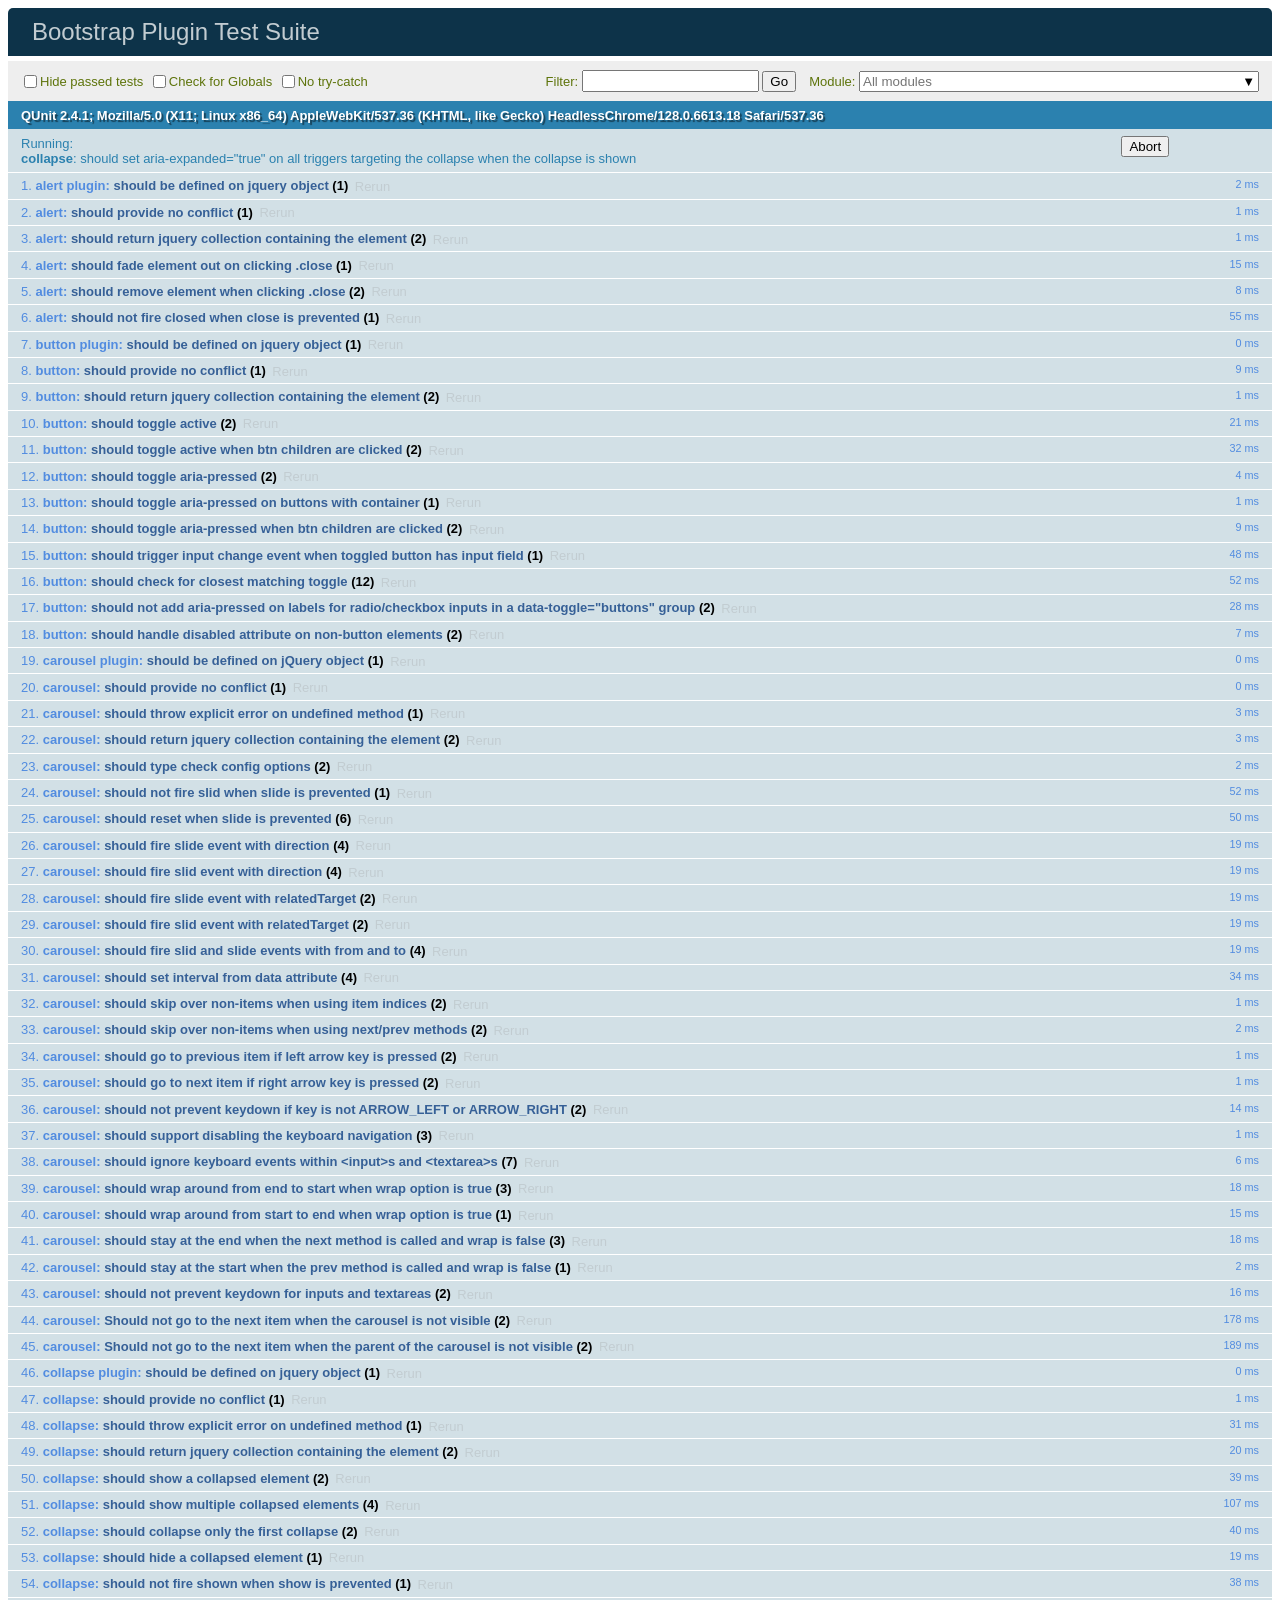
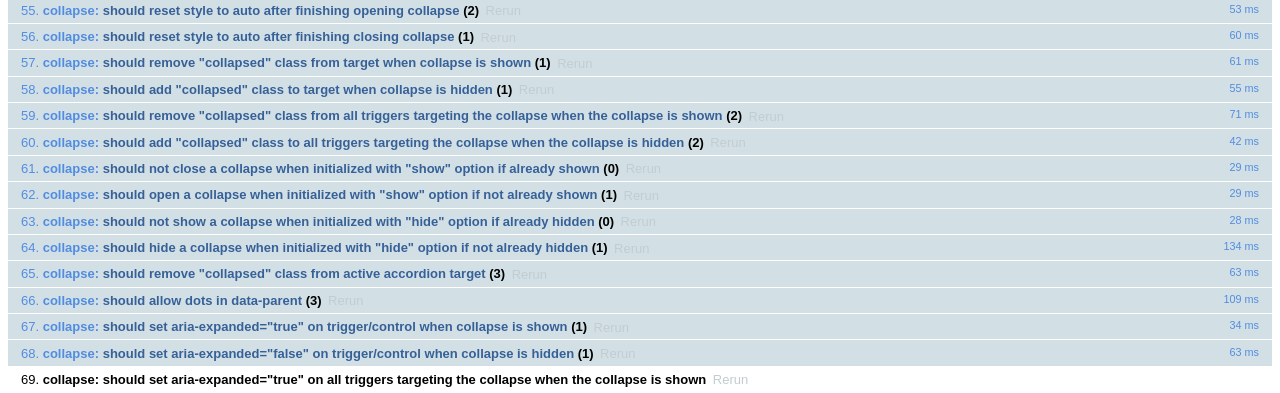
<file: bower_components/bootstrap/js/tests/index.html>
<!doctype html>
<html lang="en">
  <head>
    <meta charset="utf-8">
    <meta name="viewport" content="width=device-width, initial-scale=1, shrink-to-fit=no">
    <title>Bootstrap Plugin Test Suite</title>

    <!-- jQuery -->
    <script>
      (function () {
        var path = '../../assets/js/vendor/jquery-slim.min.js'
        // get jquery param from the query string.
        var jQueryVersion = location.search.match(/[?&]jquery=(.*?)(?=&|$)/)

        // If a version was specified, use that version from our vendor folder
        if (jQueryVersion) {
          path = 'vendor/jquery-' + jQueryVersion[1] + '.min.js'
        }
        document.write('<script src="' + path + '"><\/script>')
      }())
    </script>
    <script src="../../assets/js/vendor/popper.min.js"></script>

    <!-- QUnit -->
    <link rel="stylesheet" href="vendor/qunit.css" media="screen">
    <script src="vendor/qunit.js"></script>

    <script>
      // Disable jQuery event aliases to ensure we don't accidentally use any of them
      [
        'blur',
        'focus',
        'focusin',
        'focusout',
        'resize',
        'scroll',
        'click',
        'dblclick',
        'mousedown',
        'mouseup',
        'mousemove',
        'mouseover',
        'mouseout',
        'mouseenter',
        'mouseleave',
        'change',
        'select',
        'submit',
        'keydown',
        'keypress',
        'keyup',
        'contextmenu'
      ].forEach(function(eventAlias) {
        $.fn[eventAlias] = function() {
          throw new Error('Using the ".' + eventAlias + '()" method is not allowed, so that Bootstrap can be compatible with custom jQuery builds which exclude the "event aliases" module that defines said method. See https://github.com/twbs/bootstrap/blob/master/CONTRIBUTING.md#js')
        }
      })

      // Require assert.expect in each test
      QUnit.config.requireExpects = true

      // See https://github.com/axemclion/grunt-saucelabs#test-result-details-with-qunit
      var log = []
      var testName

      QUnit.done(function(testResults) {
        var tests = []
        for (var i = 0; i < log.length; i++) {
          var details = log[i]
          tests.push({
            name: details.name,
            result: details.result,
            expected: details.expected,
            actual: details.actual,
            source: details.source
          })
        }
        testResults.tests = tests

        window.global_test_results = testResults
      })

      QUnit.testStart(function(testDetails) {
        QUnit.log(function(details) {
          if (!details.result) {
            details.name = testDetails.name
            log.push(details)
          }
        })
      })

      // Display fixture on-screen on iOS to avoid false positives
      // See https://github.com/twbs/bootstrap/pull/15955
      if (/iPhone|iPad|iPod/.test(navigator.userAgent)) {
        QUnit.begin(function() {
          $('#qunit-fixture').css({ top: 0, left: 0 })
        })

        QUnit.done(function() {
          $('#qunit-fixture').css({ top: '', left: '' })
        })
      }
    </script>

    <!-- Transpiled Plugins -->
    <script src="../dist/util.js"></script>
    <script src="../dist/alert.js"></script>
    <script src="../dist/button.js"></script>
    <script src="../dist/carousel.js"></script>
    <script src="../dist/collapse.js"></script>
    <script src="../dist/dropdown.js"></script>
    <script src="../dist/modal.js"></script>
    <script src="../dist/scrollspy.js"></script>
    <script src="../dist/tab.js"></script>
    <script src="../dist/tooltip.js"></script>
    <script src="../dist/popover.js"></script>

    <!-- Unit Tests -->
    <script src="unit/alert.js"></script>
    <script src="unit/button.js"></script>
    <script src="unit/carousel.js"></script>
    <script src="unit/collapse.js"></script>
    <script src="unit/dropdown.js"></script>
    <script src="unit/modal.js"></script>
    <script src="unit/scrollspy.js"></script>
    <script src="unit/tab.js"></script>
    <script src="unit/tooltip.js"></script>
    <script src="unit/popover.js"></script>
    <script src="unit/util.js"></script>
  </head>
  <body>
    <div id="qunit-container">
      <div id="qunit"></div>
      <div id="qunit-fixture"></div>
    </div>
  </body>
</html>
</file>
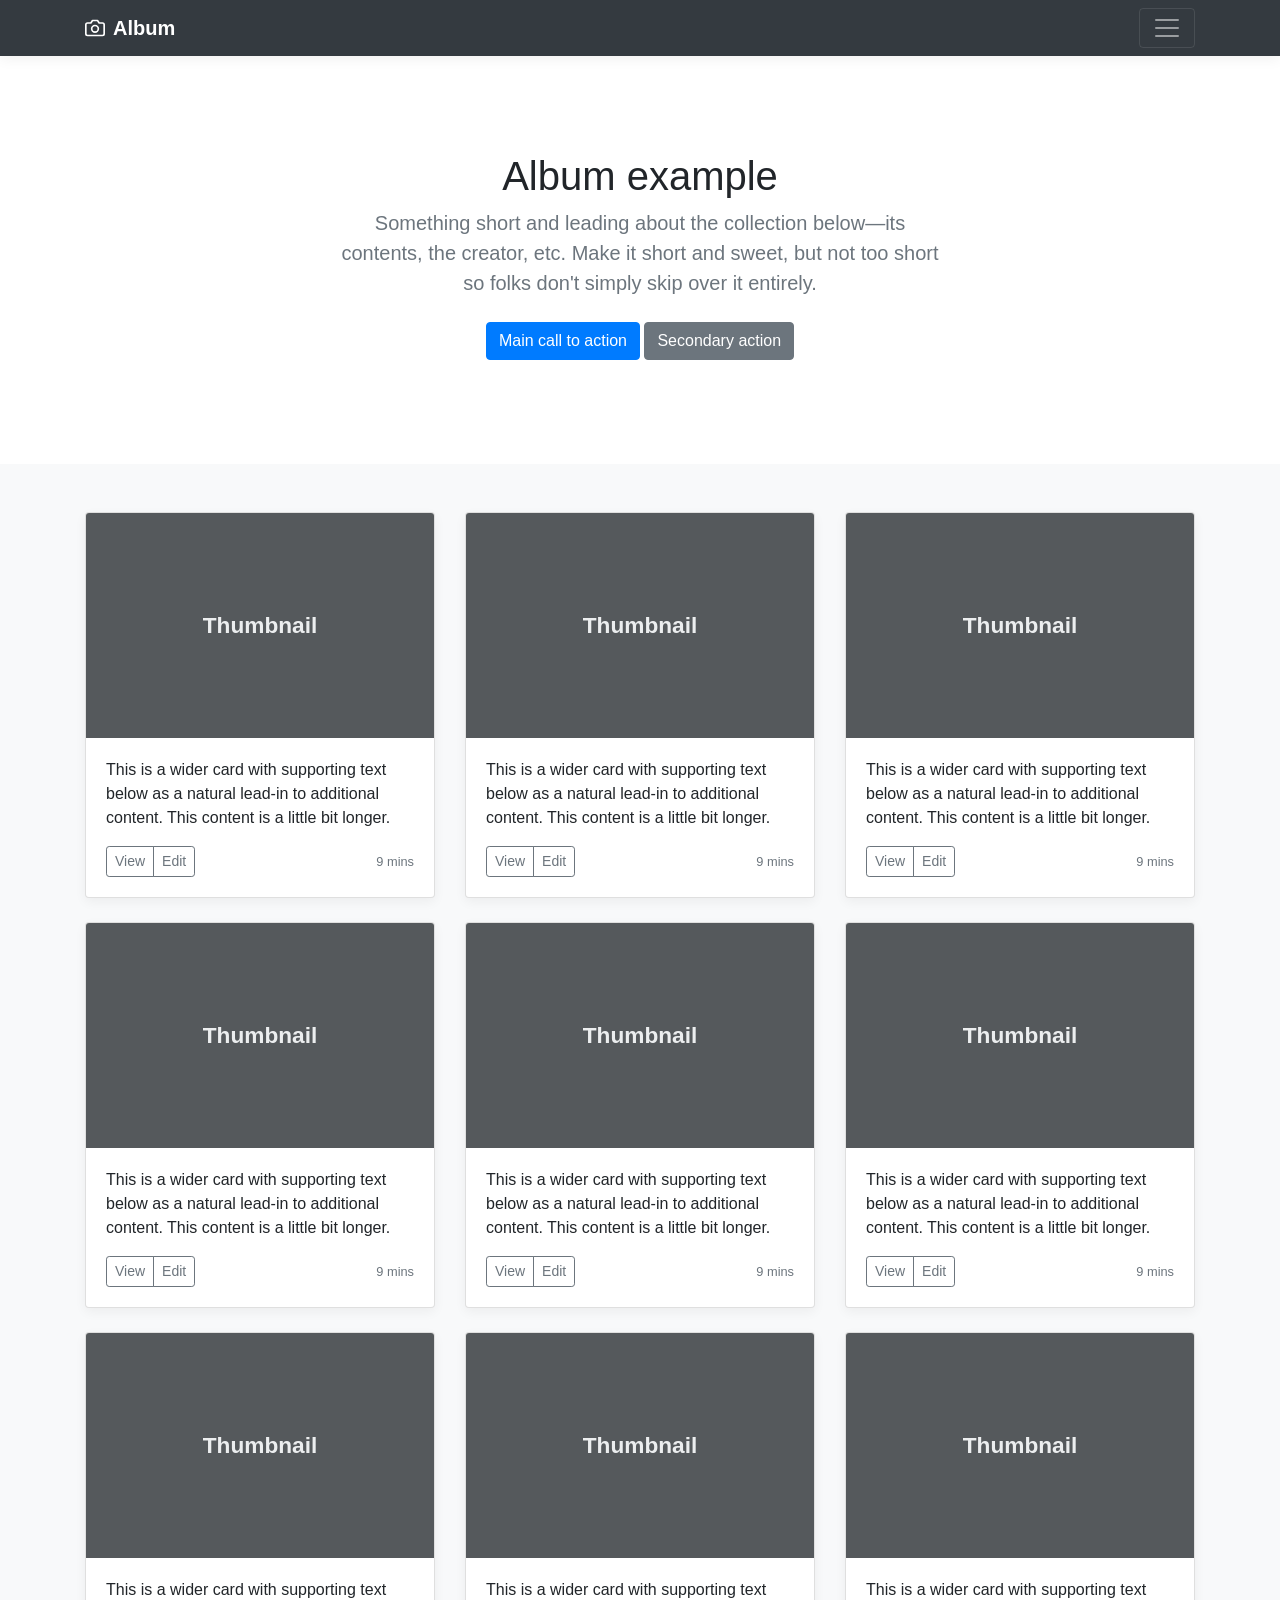
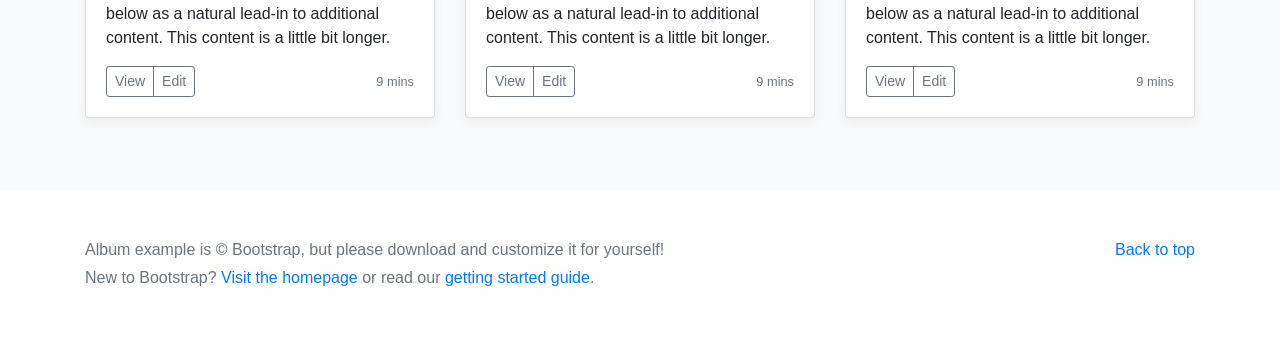
<file: bower_components/bootstrap/docs/4.0/examples/album/index.html>
<!doctype html>
<html lang="en">
  <head>
    <meta charset="utf-8">
    <meta name="viewport" content="width=device-width, initial-scale=1, shrink-to-fit=no">
    <meta name="description" content="">
    <meta name="author" content="">
    <link rel="icon" href="../../../../favicon.ico">

    <title>Album example for Bootstrap</title>

    <!-- Bootstrap core CSS -->
    <link href="../../../../dist/css/bootstrap.min.css" rel="stylesheet">

    <!-- Custom styles for this template -->
    <link href="album.css" rel="stylesheet">
  </head>

  <body>

    <header>
      <div class="collapse bg-dark" id="navbarHeader">
        <div class="container">
          <div class="row">
            <div class="col-sm-8 col-md-7 py-4">
              <h4 class="text-white">About</h4>
              <p class="text-muted">Add some information about the album below, the author, or any other background context. Make it a few sentences long so folks can pick up some informative tidbits. Then, link them off to some social networking sites or contact information.</p>
            </div>
            <div class="col-sm-4 offset-md-1 py-4">
              <h4 class="text-white">Contact</h4>
              <ul class="list-unstyled">
                <li><a href="#" class="text-white">Follow on Twitter</a></li>
                <li><a href="#" class="text-white">Like on Facebook</a></li>
                <li><a href="#" class="text-white">Email me</a></li>
              </ul>
            </div>
          </div>
        </div>
      </div>
      <div class="navbar navbar-dark bg-dark box-shadow">
        <div class="container d-flex justify-content-between">
          <a href="#" class="navbar-brand d-flex align-items-center">
            <svg xmlns="http://www.w3.org/2000/svg" width="20" height="20" viewBox="0 0 24 24" fill="none" stroke="currentColor" stroke-width="2" stroke-linecap="round" stroke-linejoin="round" class="mr-2"><path d="M23 19a2 2 0 0 1-2 2H3a2 2 0 0 1-2-2V8a2 2 0 0 1 2-2h4l2-3h6l2 3h4a2 2 0 0 1 2 2z"></path><circle cx="12" cy="13" r="4"></circle></svg>
            <strong>Album</strong>
          </a>
          <button class="navbar-toggler" type="button" data-toggle="collapse" data-target="#navbarHeader" aria-controls="navbarHeader" aria-expanded="false" aria-label="Toggle navigation">
            <span class="navbar-toggler-icon"></span>
          </button>
        </div>
      </div>
    </header>

    <main role="main">

      <section class="jumbotron text-center">
        <div class="container">
          <h1 class="jumbotron-heading">Album example</h1>
          <p class="lead text-muted">Something short and leading about the collection below—its contents, the creator, etc. Make it short and sweet, but not too short so folks don't simply skip over it entirely.</p>
          <p>
            <a href="#" class="btn btn-primary my-2">Main call to action</a>
            <a href="#" class="btn btn-secondary my-2">Secondary action</a>
          </p>
        </div>
      </section>

      <div class="album py-5 bg-light">
        <div class="container">

          <div class="row">
            <div class="col-md-4">
              <div class="card mb-4 box-shadow">
                <img class="card-img-top" data-src="holder.js/100px225?theme=thumb&bg=55595c&fg=eceeef&text=Thumbnail" alt="Card image cap">
                <div class="card-body">
                  <p class="card-text">This is a wider card with supporting text below as a natural lead-in to additional content. This content is a little bit longer.</p>
                  <div class="d-flex justify-content-between align-items-center">
                    <div class="btn-group">
                      <button type="button" class="btn btn-sm btn-outline-secondary">View</button>
                      <button type="button" class="btn btn-sm btn-outline-secondary">Edit</button>
                    </div>
                    <small class="text-muted">9 mins</small>
                  </div>
                </div>
              </div>
            </div>
            <div class="col-md-4">
              <div class="card mb-4 box-shadow">
                <img class="card-img-top" data-src="holder.js/100px225?theme=thumb&bg=55595c&fg=eceeef&text=Thumbnail" alt="Card image cap">
                <div class="card-body">
                  <p class="card-text">This is a wider card with supporting text below as a natural lead-in to additional content. This content is a little bit longer.</p>
                  <div class="d-flex justify-content-between align-items-center">
                    <div class="btn-group">
                      <button type="button" class="btn btn-sm btn-outline-secondary">View</button>
                      <button type="button" class="btn btn-sm btn-outline-secondary">Edit</button>
                    </div>
                    <small class="text-muted">9 mins</small>
                  </div>
                </div>
              </div>
            </div>
            <div class="col-md-4">
              <div class="card mb-4 box-shadow">
                <img class="card-img-top" data-src="holder.js/100px225?theme=thumb&bg=55595c&fg=eceeef&text=Thumbnail" alt="Card image cap">
                <div class="card-body">
                  <p class="card-text">This is a wider card with supporting text below as a natural lead-in to additional content. This content is a little bit longer.</p>
                  <div class="d-flex justify-content-between align-items-center">
                    <div class="btn-group">
                      <button type="button" class="btn btn-sm btn-outline-secondary">View</button>
                      <button type="button" class="btn btn-sm btn-outline-secondary">Edit</button>
                    </div>
                    <small class="text-muted">9 mins</small>
                  </div>
                </div>
              </div>
            </div>

            <div class="col-md-4">
              <div class="card mb-4 box-shadow">
                <img class="card-img-top" data-src="holder.js/100px225?theme=thumb&bg=55595c&fg=eceeef&text=Thumbnail" alt="Card image cap">
                <div class="card-body">
                  <p class="card-text">This is a wider card with supporting text below as a natural lead-in to additional content. This content is a little bit longer.</p>
                  <div class="d-flex justify-content-between align-items-center">
                    <div class="btn-group">
                      <button type="button" class="btn btn-sm btn-outline-secondary">View</button>
                      <button type="button" class="btn btn-sm btn-outline-secondary">Edit</button>
                    </div>
                    <small class="text-muted">9 mins</small>
                  </div>
                </div>
              </div>
            </div>
            <div class="col-md-4">
              <div class="card mb-4 box-shadow">
                <img class="card-img-top" data-src="holder.js/100px225?theme=thumb&bg=55595c&fg=eceeef&text=Thumbnail" alt="Card image cap">
                <div class="card-body">
                  <p class="card-text">This is a wider card with supporting text below as a natural lead-in to additional content. This content is a little bit longer.</p>
                  <div class="d-flex justify-content-between align-items-center">
                    <div class="btn-group">
                      <button type="button" class="btn btn-sm btn-outline-secondary">View</button>
                      <button type="button" class="btn btn-sm btn-outline-secondary">Edit</button>
                    </div>
                    <small class="text-muted">9 mins</small>
                  </div>
                </div>
              </div>
            </div>
            <div class="col-md-4">
              <div class="card mb-4 box-shadow">
                <img class="card-img-top" data-src="holder.js/100px225?theme=thumb&bg=55595c&fg=eceeef&text=Thumbnail" alt="Card image cap">
                <div class="card-body">
                  <p class="card-text">This is a wider card with supporting text below as a natural lead-in to additional content. This content is a little bit longer.</p>
                  <div class="d-flex justify-content-between align-items-center">
                    <div class="btn-group">
                      <button type="button" class="btn btn-sm btn-outline-secondary">View</button>
                      <button type="button" class="btn btn-sm btn-outline-secondary">Edit</button>
                    </div>
                    <small class="text-muted">9 mins</small>
                  </div>
                </div>
              </div>
            </div>

            <div class="col-md-4">
              <div class="card mb-4 box-shadow">
                <img class="card-img-top" data-src="holder.js/100px225?theme=thumb&bg=55595c&fg=eceeef&text=Thumbnail" alt="Card image cap">
                <div class="card-body">
                  <p class="card-text">This is a wider card with supporting text below as a natural lead-in to additional content. This content is a little bit longer.</p>
                  <div class="d-flex justify-content-between align-items-center">
                    <div class="btn-group">
                      <button type="button" class="btn btn-sm btn-outline-secondary">View</button>
                      <button type="button" class="btn btn-sm btn-outline-secondary">Edit</button>
                    </div>
                    <small class="text-muted">9 mins</small>
                  </div>
                </div>
              </div>
            </div>
            <div class="col-md-4">
              <div class="card mb-4 box-shadow">
                <img class="card-img-top" data-src="holder.js/100px225?theme=thumb&bg=55595c&fg=eceeef&text=Thumbnail" alt="Card image cap">
                <div class="card-body">
                  <p class="card-text">This is a wider card with supporting text below as a natural lead-in to additional content. This content is a little bit longer.</p>
                  <div class="d-flex justify-content-between align-items-center">
                    <div class="btn-group">
                      <button type="button" class="btn btn-sm btn-outline-secondary">View</button>
                      <button type="button" class="btn btn-sm btn-outline-secondary">Edit</button>
                    </div>
                    <small class="text-muted">9 mins</small>
                  </div>
                </div>
              </div>
            </div>
            <div class="col-md-4">
              <div class="card mb-4 box-shadow">
                <img class="card-img-top" data-src="holder.js/100px225?theme=thumb&bg=55595c&fg=eceeef&text=Thumbnail" alt="Card image cap">
                <div class="card-body">
                  <p class="card-text">This is a wider card with supporting text below as a natural lead-in to additional content. This content is a little bit longer.</p>
                  <div class="d-flex justify-content-between align-items-center">
                    <div class="btn-group">
                      <button type="button" class="btn btn-sm btn-outline-secondary">View</button>
                      <button type="button" class="btn btn-sm btn-outline-secondary">Edit</button>
                    </div>
                    <small class="text-muted">9 mins</small>
                  </div>
                </div>
              </div>
            </div>
          </div>
        </div>
      </div>

    </main>

    <footer class="text-muted">
      <div class="container">
        <p class="float-right">
          <a href="#">Back to top</a>
        </p>
        <p>Album example is &copy; Bootstrap, but please download and customize it for yourself!</p>
        <p>New to Bootstrap? <a href="../../">Visit the homepage</a> or read our <a href="../../getting-started/">getting started guide</a>.</p>
      </div>
    </footer>

    <!-- Bootstrap core JavaScript
    ================================================== -->
    <!-- Placed at the end of the document so the pages load faster -->
    <script src="https://code.jquery.com/jquery-3.2.1.slim.min.js" integrity="sha384-KJ3o2DKtIkvYIK3UENzmM7KCkRr/rE9/Qpg6aAZGJwFDMVNA/GpGFF93hXpG5KkN" crossorigin="anonymous"></script>
    <script>window.jQuery || document.write('<script src="../../../../assets/js/vendor/jquery-slim.min.js"><\/script>')</script>
    <script src="../../../../assets/js/vendor/popper.min.js"></script>
    <script src="../../../../dist/js/bootstrap.min.js"></script>
    <script src="../../../../assets/js/vendor/holder.min.js"></script>
  </body>
</html>
</file>
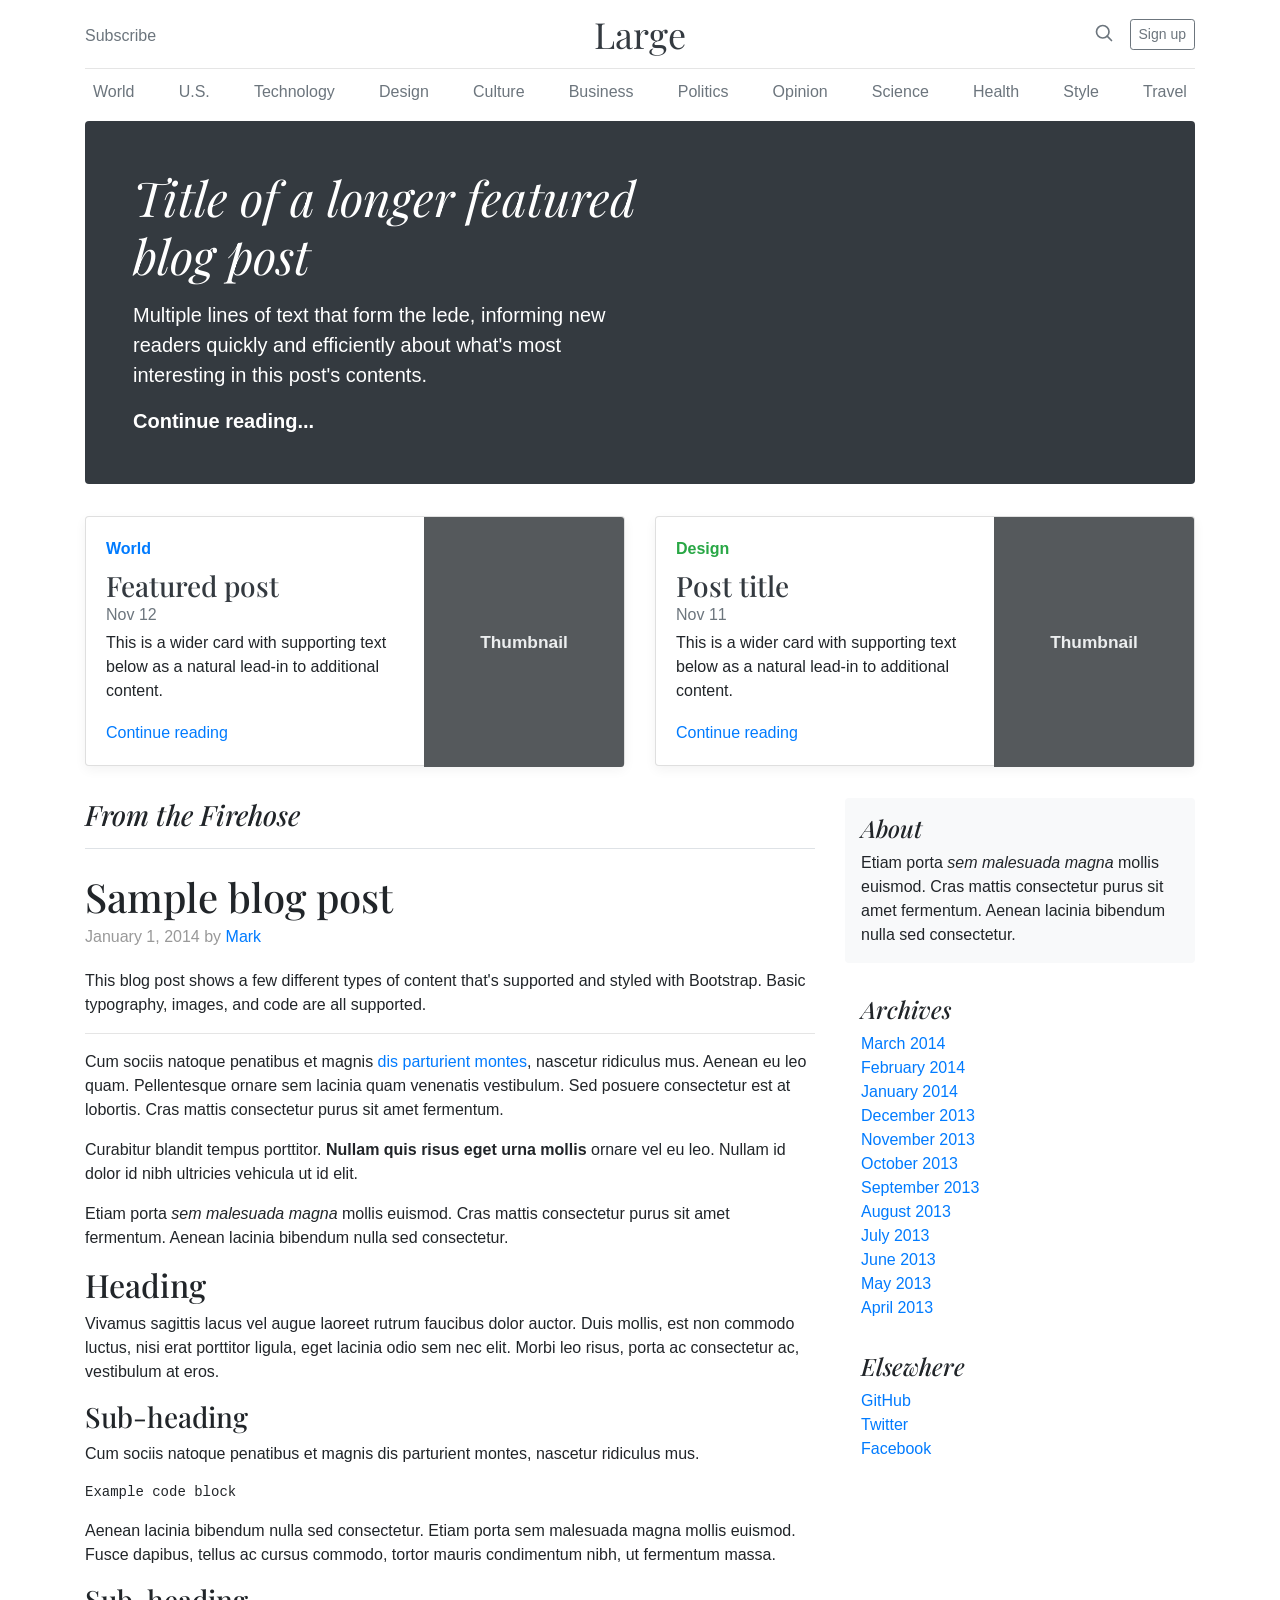
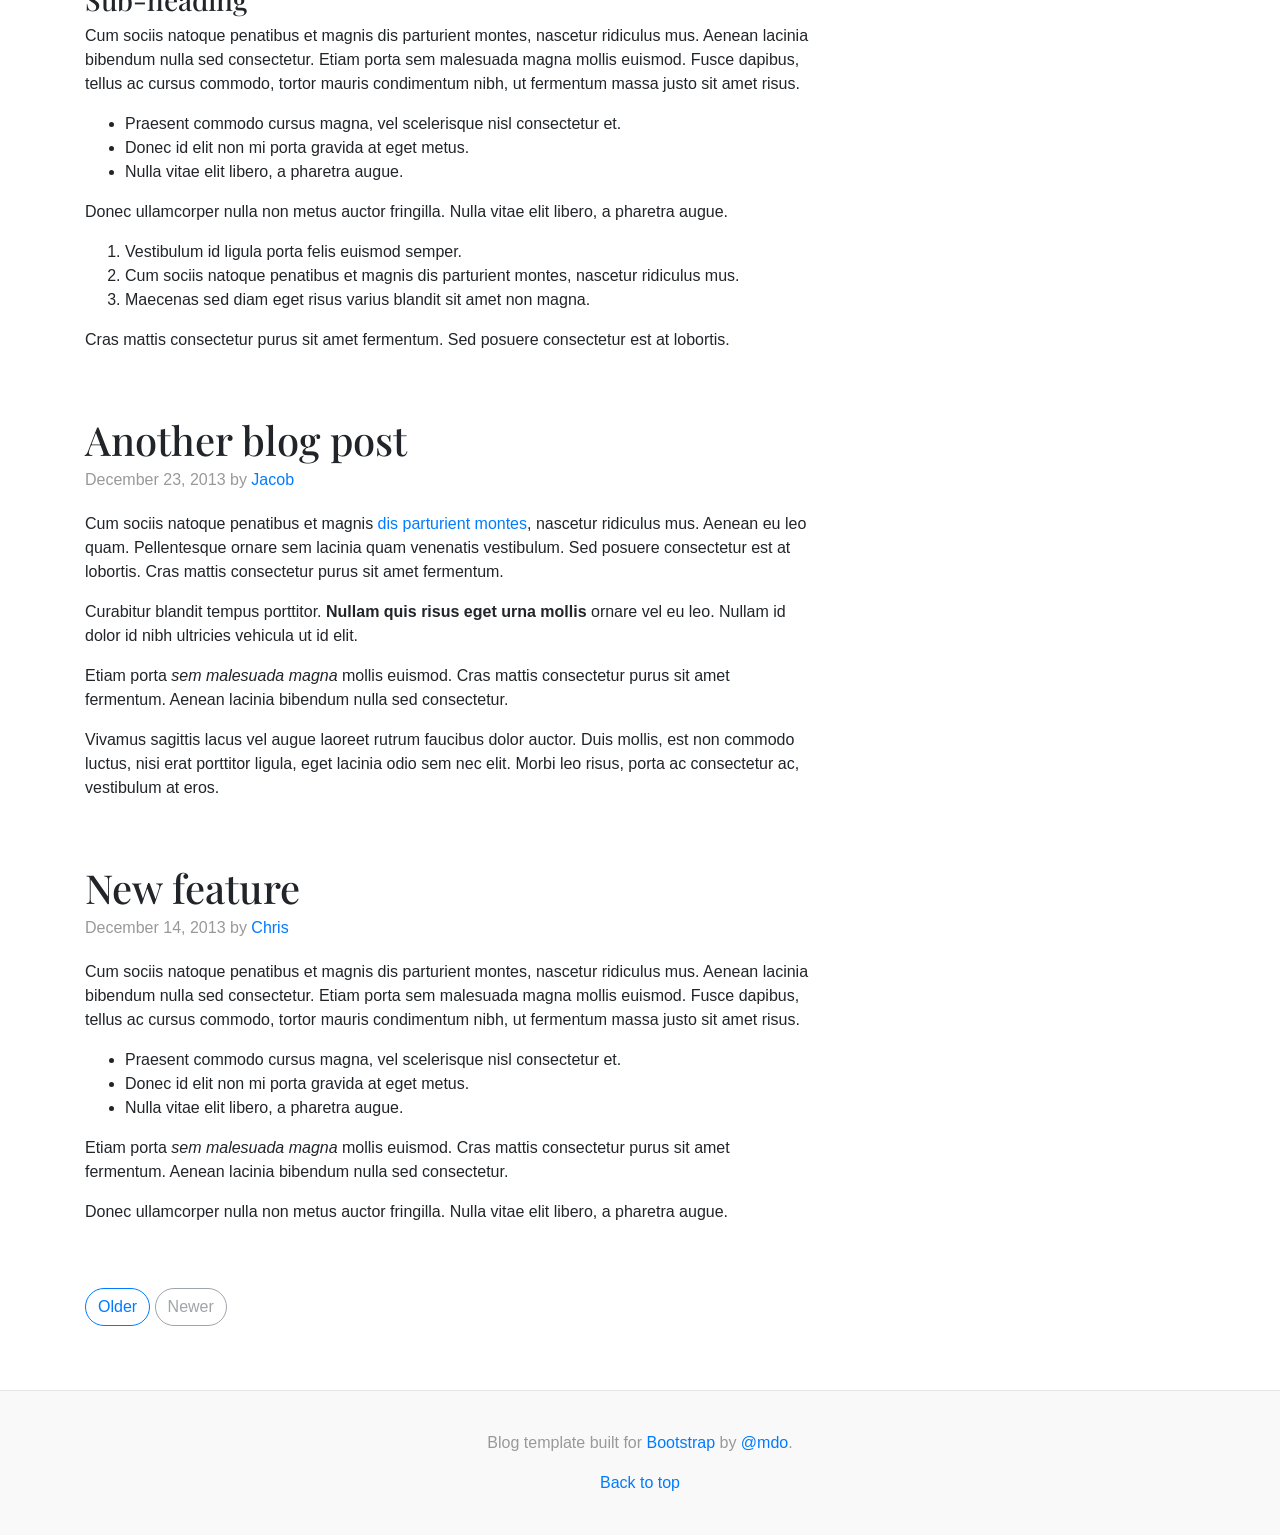
<file: bower_components/bootstrap/docs/4.0/examples/blog/index.html>
<!doctype html>
<html lang="en">
  <head>
    <meta charset="utf-8">
    <meta name="viewport" content="width=device-width, initial-scale=1, shrink-to-fit=no">
    <meta name="description" content="">
    <meta name="author" content="">
    <link rel="icon" href="../../../../favicon.ico">

    <title>Blog Template for Bootstrap</title>

    <!-- Bootstrap core CSS -->
    <link href="../../../../dist/css/bootstrap.min.css" rel="stylesheet">

    <!-- Custom styles for this template -->
    <link href="https://fonts.googleapis.com/css?family=Playfair+Display:700,900" rel="stylesheet">
    <link href="blog.css" rel="stylesheet">
  </head>

  <body>

    <div class="container">
      <header class="blog-header py-3">
        <div class="row flex-nowrap justify-content-between align-items-center">
          <div class="col-4 pt-1">
            <a class="text-muted" href="#">Subscribe</a>
          </div>
          <div class="col-4 text-center">
            <a class="blog-header-logo text-dark" href="#">Large</a>
          </div>
          <div class="col-4 d-flex justify-content-end align-items-center">
            <a class="text-muted" href="#">
              <svg xmlns="http://www.w3.org/2000/svg" width="20" height="20" viewBox="0 0 24 24" fill="none" stroke="currentColor" stroke-width="2" stroke-linecap="round" stroke-linejoin="round" class="mx-3"><circle cx="10.5" cy="10.5" r="7.5"></circle><line x1="21" y1="21" x2="15.8" y2="15.8"></line></svg>
            </a>
            <a class="btn btn-sm btn-outline-secondary" href="#">Sign up</a>
          </div>
        </div>
      </header>

      <div class="nav-scroller py-1 mb-2">
        <nav class="nav d-flex justify-content-between">
          <a class="p-2 text-muted" href="#">World</a>
          <a class="p-2 text-muted" href="#">U.S.</a>
          <a class="p-2 text-muted" href="#">Technology</a>
          <a class="p-2 text-muted" href="#">Design</a>
          <a class="p-2 text-muted" href="#">Culture</a>
          <a class="p-2 text-muted" href="#">Business</a>
          <a class="p-2 text-muted" href="#">Politics</a>
          <a class="p-2 text-muted" href="#">Opinion</a>
          <a class="p-2 text-muted" href="#">Science</a>
          <a class="p-2 text-muted" href="#">Health</a>
          <a class="p-2 text-muted" href="#">Style</a>
          <a class="p-2 text-muted" href="#">Travel</a>
        </nav>
      </div>

      <div class="jumbotron p-3 p-md-5 text-white rounded bg-dark">
        <div class="col-md-6 px-0">
          <h1 class="display-4 font-italic">Title of a longer featured blog post</h1>
          <p class="lead my-3">Multiple lines of text that form the lede, informing new readers quickly and efficiently about what's most interesting in this post's contents.</p>
          <p class="lead mb-0"><a href="#" class="text-white font-weight-bold">Continue reading...</a></p>
        </div>
      </div>

      <div class="row mb-2">
        <div class="col-md-6">
          <div class="card flex-md-row mb-4 box-shadow h-md-250">
            <div class="card-body d-flex flex-column align-items-start">
              <strong class="d-inline-block mb-2 text-primary">World</strong>
              <h3 class="mb-0">
                <a class="text-dark" href="#">Featured post</a>
              </h3>
              <div class="mb-1 text-muted">Nov 12</div>
              <p class="card-text mb-auto">This is a wider card with supporting text below as a natural lead-in to additional content.</p>
              <a href="#">Continue reading</a>
            </div>
            <img class="card-img-right flex-auto d-none d-md-block" data-src="holder.js/200x250?theme=thumb" alt="Card image cap">
          </div>
        </div>
        <div class="col-md-6">
          <div class="card flex-md-row mb-4 box-shadow h-md-250">
            <div class="card-body d-flex flex-column align-items-start">
              <strong class="d-inline-block mb-2 text-success">Design</strong>
              <h3 class="mb-0">
                <a class="text-dark" href="#">Post title</a>
              </h3>
              <div class="mb-1 text-muted">Nov 11</div>
              <p class="card-text mb-auto">This is a wider card with supporting text below as a natural lead-in to additional content.</p>
              <a href="#">Continue reading</a>
            </div>
            <img class="card-img-right flex-auto d-none d-md-block" data-src="holder.js/200x250?theme=thumb" alt="Card image cap">
          </div>
        </div>
      </div>
    </div>

    <main role="main" class="container">
      <div class="row">
        <div class="col-md-8 blog-main">
          <h3 class="pb-3 mb-4 font-italic border-bottom">
            From the Firehose
          </h3>

          <div class="blog-post">
            <h2 class="blog-post-title">Sample blog post</h2>
            <p class="blog-post-meta">January 1, 2014 by <a href="#">Mark</a></p>

            <p>This blog post shows a few different types of content that's supported and styled with Bootstrap. Basic typography, images, and code are all supported.</p>
            <hr>
            <p>Cum sociis natoque penatibus et magnis <a href="#">dis parturient montes</a>, nascetur ridiculus mus. Aenean eu leo quam. Pellentesque ornare sem lacinia quam venenatis vestibulum. Sed posuere consectetur est at lobortis. Cras mattis consectetur purus sit amet fermentum.</p>
            <blockquote>
              <p>Curabitur blandit tempus porttitor. <strong>Nullam quis risus eget urna mollis</strong> ornare vel eu leo. Nullam id dolor id nibh ultricies vehicula ut id elit.</p>
            </blockquote>
            <p>Etiam porta <em>sem malesuada magna</em> mollis euismod. Cras mattis consectetur purus sit amet fermentum. Aenean lacinia bibendum nulla sed consectetur.</p>
            <h2>Heading</h2>
            <p>Vivamus sagittis lacus vel augue laoreet rutrum faucibus dolor auctor. Duis mollis, est non commodo luctus, nisi erat porttitor ligula, eget lacinia odio sem nec elit. Morbi leo risus, porta ac consectetur ac, vestibulum at eros.</p>
            <h3>Sub-heading</h3>
            <p>Cum sociis natoque penatibus et magnis dis parturient montes, nascetur ridiculus mus.</p>
            <pre><code>Example code block</code></pre>
            <p>Aenean lacinia bibendum nulla sed consectetur. Etiam porta sem malesuada magna mollis euismod. Fusce dapibus, tellus ac cursus commodo, tortor mauris condimentum nibh, ut fermentum massa.</p>
            <h3>Sub-heading</h3>
            <p>Cum sociis natoque penatibus et magnis dis parturient montes, nascetur ridiculus mus. Aenean lacinia bibendum nulla sed consectetur. Etiam porta sem malesuada magna mollis euismod. Fusce dapibus, tellus ac cursus commodo, tortor mauris condimentum nibh, ut fermentum massa justo sit amet risus.</p>
            <ul>
              <li>Praesent commodo cursus magna, vel scelerisque nisl consectetur et.</li>
              <li>Donec id elit non mi porta gravida at eget metus.</li>
              <li>Nulla vitae elit libero, a pharetra augue.</li>
            </ul>
            <p>Donec ullamcorper nulla non metus auctor fringilla. Nulla vitae elit libero, a pharetra augue.</p>
            <ol>
              <li>Vestibulum id ligula porta felis euismod semper.</li>
              <li>Cum sociis natoque penatibus et magnis dis parturient montes, nascetur ridiculus mus.</li>
              <li>Maecenas sed diam eget risus varius blandit sit amet non magna.</li>
            </ol>
            <p>Cras mattis consectetur purus sit amet fermentum. Sed posuere consectetur est at lobortis.</p>
          </div><!-- /.blog-post -->

          <div class="blog-post">
            <h2 class="blog-post-title">Another blog post</h2>
            <p class="blog-post-meta">December 23, 2013 by <a href="#">Jacob</a></p>

            <p>Cum sociis natoque penatibus et magnis <a href="#">dis parturient montes</a>, nascetur ridiculus mus. Aenean eu leo quam. Pellentesque ornare sem lacinia quam venenatis vestibulum. Sed posuere consectetur est at lobortis. Cras mattis consectetur purus sit amet fermentum.</p>
            <blockquote>
              <p>Curabitur blandit tempus porttitor. <strong>Nullam quis risus eget urna mollis</strong> ornare vel eu leo. Nullam id dolor id nibh ultricies vehicula ut id elit.</p>
            </blockquote>
            <p>Etiam porta <em>sem malesuada magna</em> mollis euismod. Cras mattis consectetur purus sit amet fermentum. Aenean lacinia bibendum nulla sed consectetur.</p>
            <p>Vivamus sagittis lacus vel augue laoreet rutrum faucibus dolor auctor. Duis mollis, est non commodo luctus, nisi erat porttitor ligula, eget lacinia odio sem nec elit. Morbi leo risus, porta ac consectetur ac, vestibulum at eros.</p>
          </div><!-- /.blog-post -->

          <div class="blog-post">
            <h2 class="blog-post-title">New feature</h2>
            <p class="blog-post-meta">December 14, 2013 by <a href="#">Chris</a></p>

            <p>Cum sociis natoque penatibus et magnis dis parturient montes, nascetur ridiculus mus. Aenean lacinia bibendum nulla sed consectetur. Etiam porta sem malesuada magna mollis euismod. Fusce dapibus, tellus ac cursus commodo, tortor mauris condimentum nibh, ut fermentum massa justo sit amet risus.</p>
            <ul>
              <li>Praesent commodo cursus magna, vel scelerisque nisl consectetur et.</li>
              <li>Donec id elit non mi porta gravida at eget metus.</li>
              <li>Nulla vitae elit libero, a pharetra augue.</li>
            </ul>
            <p>Etiam porta <em>sem malesuada magna</em> mollis euismod. Cras mattis consectetur purus sit amet fermentum. Aenean lacinia bibendum nulla sed consectetur.</p>
            <p>Donec ullamcorper nulla non metus auctor fringilla. Nulla vitae elit libero, a pharetra augue.</p>
          </div><!-- /.blog-post -->

          <nav class="blog-pagination">
            <a class="btn btn-outline-primary" href="#">Older</a>
            <a class="btn btn-outline-secondary disabled" href="#">Newer</a>
          </nav>

        </div><!-- /.blog-main -->

        <aside class="col-md-4 blog-sidebar">
          <div class="p-3 mb-3 bg-light rounded">
            <h4 class="font-italic">About</h4>
            <p class="mb-0">Etiam porta <em>sem malesuada magna</em> mollis euismod. Cras mattis consectetur purus sit amet fermentum. Aenean lacinia bibendum nulla sed consectetur.</p>
          </div>

          <div class="p-3">
            <h4 class="font-italic">Archives</h4>
            <ol class="list-unstyled mb-0">
              <li><a href="#">March 2014</a></li>
              <li><a href="#">February 2014</a></li>
              <li><a href="#">January 2014</a></li>
              <li><a href="#">December 2013</a></li>
              <li><a href="#">November 2013</a></li>
              <li><a href="#">October 2013</a></li>
              <li><a href="#">September 2013</a></li>
              <li><a href="#">August 2013</a></li>
              <li><a href="#">July 2013</a></li>
              <li><a href="#">June 2013</a></li>
              <li><a href="#">May 2013</a></li>
              <li><a href="#">April 2013</a></li>
            </ol>
          </div>

          <div class="p-3">
            <h4 class="font-italic">Elsewhere</h4>
            <ol class="list-unstyled">
              <li><a href="#">GitHub</a></li>
              <li><a href="#">Twitter</a></li>
              <li><a href="#">Facebook</a></li>
            </ol>
          </div>
        </aside><!-- /.blog-sidebar -->

      </div><!-- /.row -->

    </main><!-- /.container -->

    <footer class="blog-footer">
      <p>Blog template built for <a href="https://getbootstrap.com/">Bootstrap</a> by <a href="https://twitter.com/mdo">@mdo</a>.</p>
      <p>
        <a href="#">Back to top</a>
      </p>
    </footer>

    <!-- Bootstrap core JavaScript
    ================================================== -->
    <!-- Placed at the end of the document so the pages load faster -->
    <script src="https://code.jquery.com/jquery-3.2.1.slim.min.js" integrity="sha384-KJ3o2DKtIkvYIK3UENzmM7KCkRr/rE9/Qpg6aAZGJwFDMVNA/GpGFF93hXpG5KkN" crossorigin="anonymous"></script>
    <script>window.jQuery || document.write('<script src="../../../../assets/js/vendor/jquery-slim.min.js"><\/script>')</script>
    <script src="../../../../assets/js/vendor/popper.min.js"></script>
    <script src="../../../../dist/js/bootstrap.min.js"></script>
    <script src="../../../../assets/js/vendor/holder.min.js"></script>
    <script>
      Holder.addTheme('thumb', {
        bg: '#55595c',
        fg: '#eceeef',
        text: 'Thumbnail'
      });
    </script>
  </body>
</html>
</file>
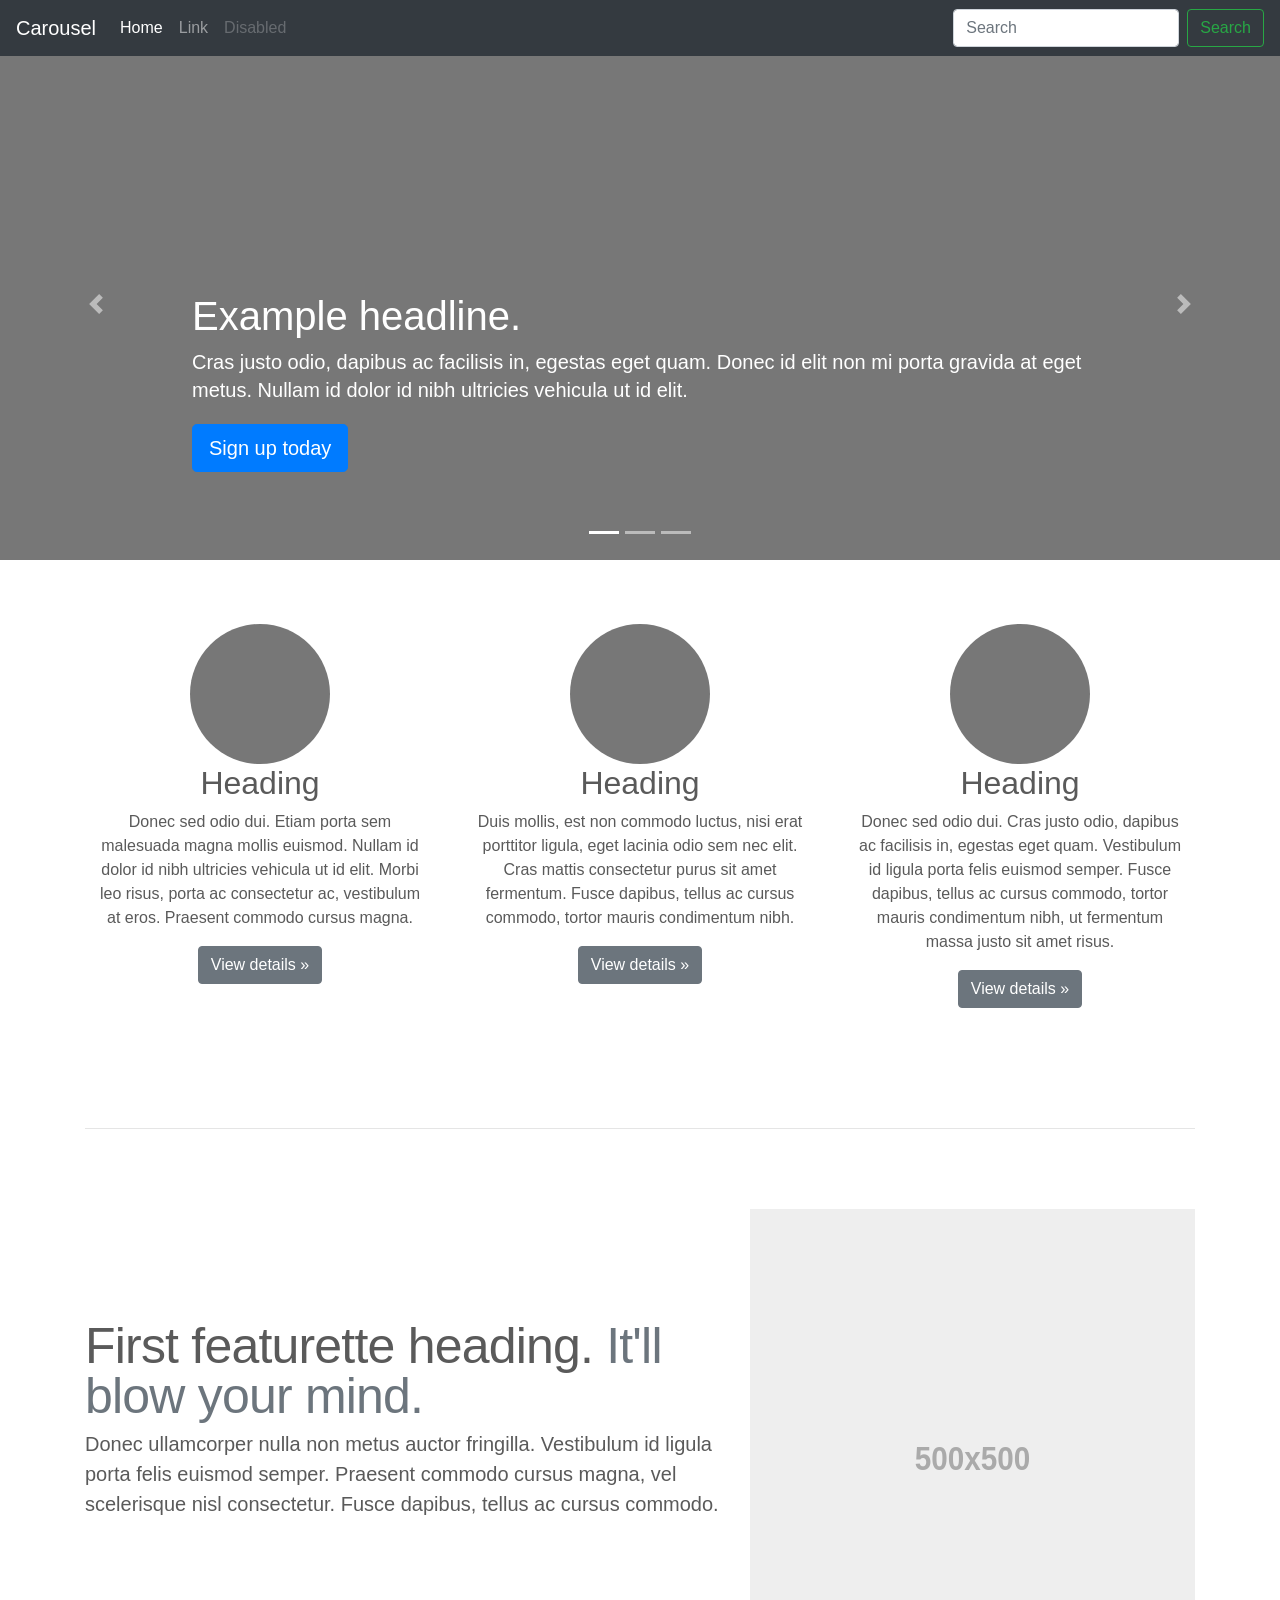
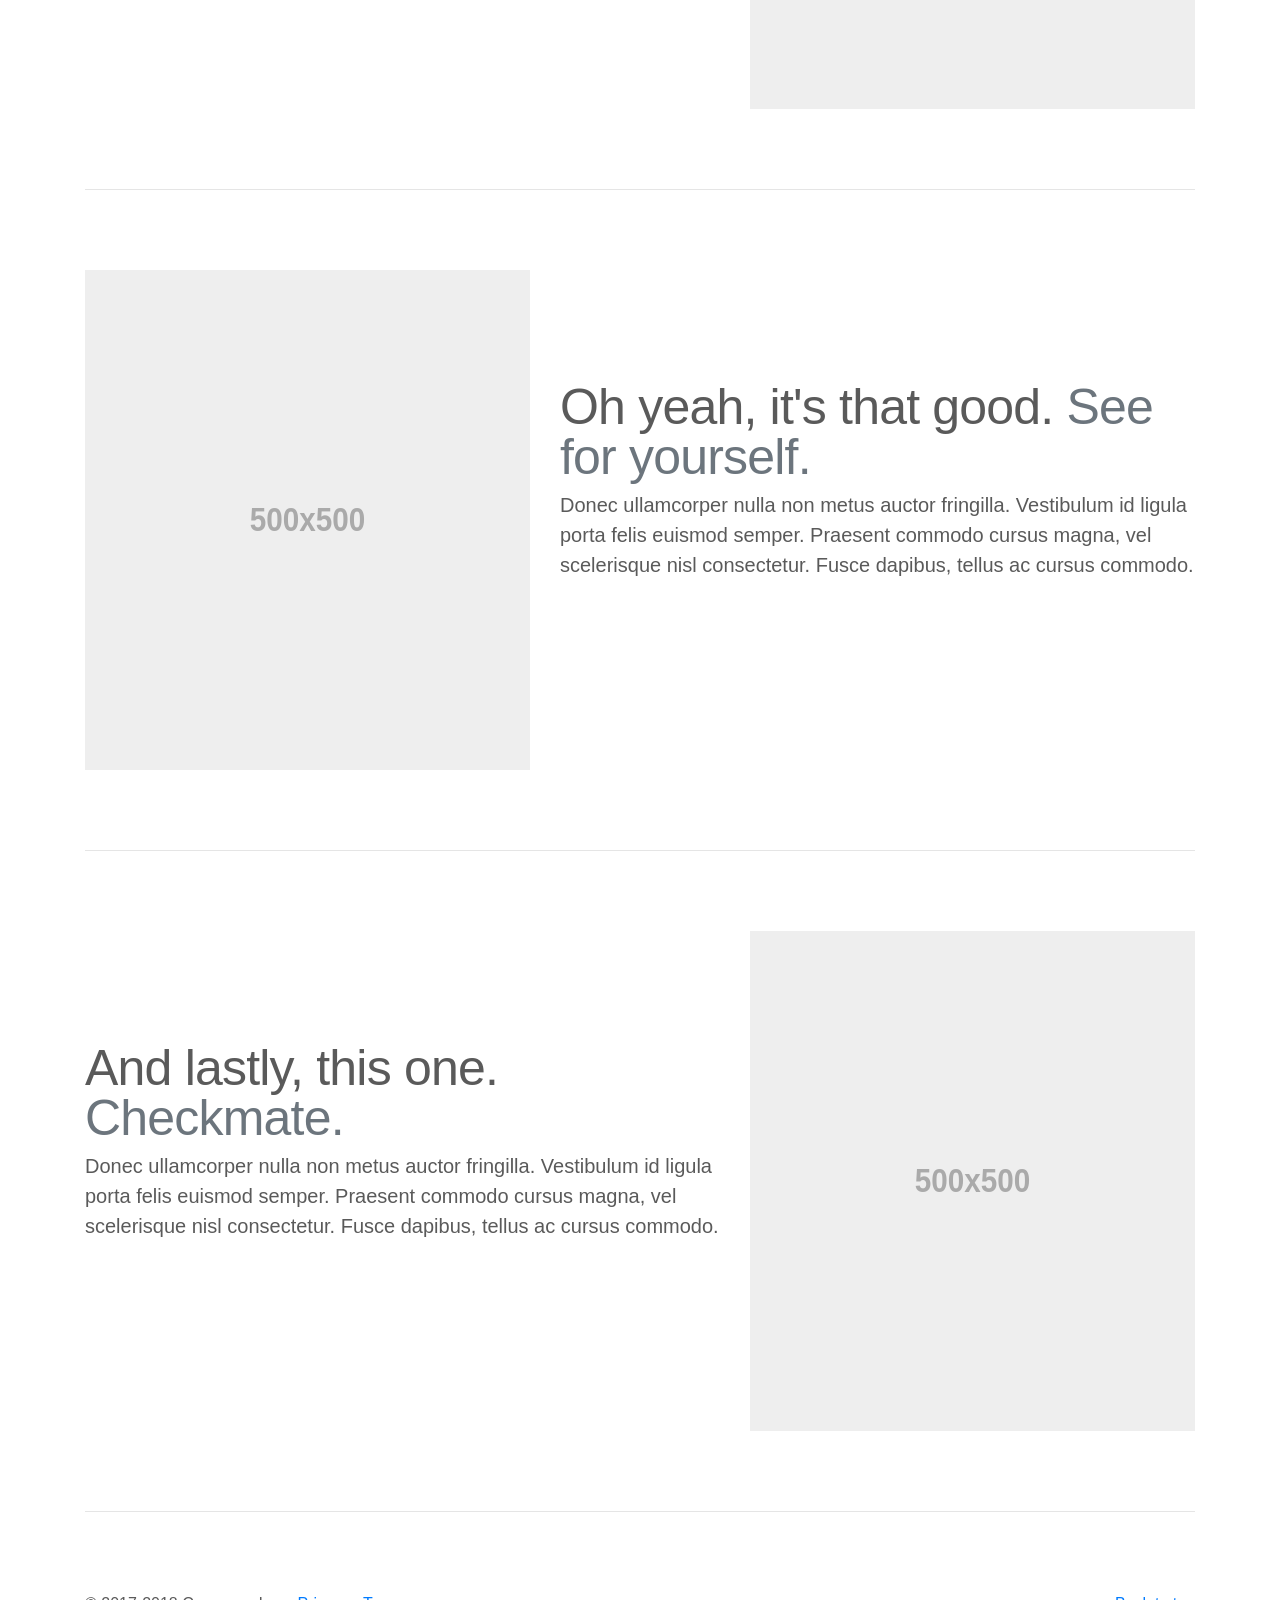
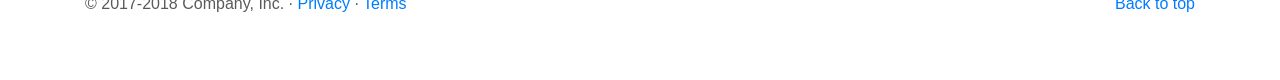
<file: bower_components/bootstrap/docs/4.0/examples/carousel/index.html>
<!doctype html>
<html lang="en">
  <head>
    <meta charset="utf-8">
    <meta name="viewport" content="width=device-width, initial-scale=1, shrink-to-fit=no">
    <meta name="description" content="">
    <meta name="author" content="">
    <link rel="icon" href="../../../../favicon.ico">

    <title>Carousel Template for Bootstrap</title>

    <!-- Bootstrap core CSS -->
    <link href="../../../../dist/css/bootstrap.min.css" rel="stylesheet">

    <!-- Custom styles for this template -->
    <link href="carousel.css" rel="stylesheet">
  </head>
  <body>

    <header>
      <nav class="navbar navbar-expand-md navbar-dark fixed-top bg-dark">
        <a class="navbar-brand" href="#">Carousel</a>
        <button class="navbar-toggler" type="button" data-toggle="collapse" data-target="#navbarCollapse" aria-controls="navbarCollapse" aria-expanded="false" aria-label="Toggle navigation">
          <span class="navbar-toggler-icon"></span>
        </button>
        <div class="collapse navbar-collapse" id="navbarCollapse">
          <ul class="navbar-nav mr-auto">
            <li class="nav-item active">
              <a class="nav-link" href="#">Home <span class="sr-only">(current)</span></a>
            </li>
            <li class="nav-item">
              <a class="nav-link" href="#">Link</a>
            </li>
            <li class="nav-item">
              <a class="nav-link disabled" href="#">Disabled</a>
            </li>
          </ul>
          <form class="form-inline mt-2 mt-md-0">
            <input class="form-control mr-sm-2" type="text" placeholder="Search" aria-label="Search">
            <button class="btn btn-outline-success my-2 my-sm-0" type="submit">Search</button>
          </form>
        </div>
      </nav>
    </header>

    <main role="main">

      <div id="myCarousel" class="carousel slide" data-ride="carousel">
        <ol class="carousel-indicators">
          <li data-target="#myCarousel" data-slide-to="0" class="active"></li>
          <li data-target="#myCarousel" data-slide-to="1"></li>
          <li data-target="#myCarousel" data-slide-to="2"></li>
        </ol>
        <div class="carousel-inner">
          <div class="carousel-item active">
            <img class="first-slide" src="[data-uri]" alt="First slide">
            <div class="container">
              <div class="carousel-caption text-left">
                <h1>Example headline.</h1>
                <p>Cras justo odio, dapibus ac facilisis in, egestas eget quam. Donec id elit non mi porta gravida at eget metus. Nullam id dolor id nibh ultricies vehicula ut id elit.</p>
                <p><a class="btn btn-lg btn-primary" href="#" role="button">Sign up today</a></p>
              </div>
            </div>
          </div>
          <div class="carousel-item">
            <img class="second-slide" src="[data-uri]" alt="Second slide">
            <div class="container">
              <div class="carousel-caption">
                <h1>Another example headline.</h1>
                <p>Cras justo odio, dapibus ac facilisis in, egestas eget quam. Donec id elit non mi porta gravida at eget metus. Nullam id dolor id nibh ultricies vehicula ut id elit.</p>
                <p><a class="btn btn-lg btn-primary" href="#" role="button">Learn more</a></p>
              </div>
            </div>
          </div>
          <div class="carousel-item">
            <img class="third-slide" src="[data-uri]" alt="Third slide">
            <div class="container">
              <div class="carousel-caption text-right">
                <h1>One more for good measure.</h1>
                <p>Cras justo odio, dapibus ac facilisis in, egestas eget quam. Donec id elit non mi porta gravida at eget metus. Nullam id dolor id nibh ultricies vehicula ut id elit.</p>
                <p><a class="btn btn-lg btn-primary" href="#" role="button">Browse gallery</a></p>
              </div>
            </div>
          </div>
        </div>
        <a class="carousel-control-prev" href="#myCarousel" role="button" data-slide="prev">
          <span class="carousel-control-prev-icon" aria-hidden="true"></span>
          <span class="sr-only">Previous</span>
        </a>
        <a class="carousel-control-next" href="#myCarousel" role="button" data-slide="next">
          <span class="carousel-control-next-icon" aria-hidden="true"></span>
          <span class="sr-only">Next</span>
        </a>
      </div>


      <!-- Marketing messaging and featurettes
      ================================================== -->
      <!-- Wrap the rest of the page in another container to center all the content. -->

      <div class="container marketing">

        <!-- Three columns of text below the carousel -->
        <div class="row">
          <div class="col-lg-4">
            <img class="rounded-circle" src="[data-uri]" alt="Generic placeholder image" width="140" height="140">
            <h2>Heading</h2>
            <p>Donec sed odio dui. Etiam porta sem malesuada magna mollis euismod. Nullam id dolor id nibh ultricies vehicula ut id elit. Morbi leo risus, porta ac consectetur ac, vestibulum at eros. Praesent commodo cursus magna.</p>
            <p><a class="btn btn-secondary" href="#" role="button">View details &raquo;</a></p>
          </div><!-- /.col-lg-4 -->
          <div class="col-lg-4">
            <img class="rounded-circle" src="[data-uri]" alt="Generic placeholder image" width="140" height="140">
            <h2>Heading</h2>
            <p>Duis mollis, est non commodo luctus, nisi erat porttitor ligula, eget lacinia odio sem nec elit. Cras mattis consectetur purus sit amet fermentum. Fusce dapibus, tellus ac cursus commodo, tortor mauris condimentum nibh.</p>
            <p><a class="btn btn-secondary" href="#" role="button">View details &raquo;</a></p>
          </div><!-- /.col-lg-4 -->
          <div class="col-lg-4">
            <img class="rounded-circle" src="[data-uri]" alt="Generic placeholder image" width="140" height="140">
            <h2>Heading</h2>
            <p>Donec sed odio dui. Cras justo odio, dapibus ac facilisis in, egestas eget quam. Vestibulum id ligula porta felis euismod semper. Fusce dapibus, tellus ac cursus commodo, tortor mauris condimentum nibh, ut fermentum massa justo sit amet risus.</p>
            <p><a class="btn btn-secondary" href="#" role="button">View details &raquo;</a></p>
          </div><!-- /.col-lg-4 -->
        </div><!-- /.row -->


        <!-- START THE FEATURETTES -->

        <hr class="featurette-divider">

        <div class="row featurette">
          <div class="col-md-7">
            <h2 class="featurette-heading">First featurette heading. <span class="text-muted">It'll blow your mind.</span></h2>
            <p class="lead">Donec ullamcorper nulla non metus auctor fringilla. Vestibulum id ligula porta felis euismod semper. Praesent commodo cursus magna, vel scelerisque nisl consectetur. Fusce dapibus, tellus ac cursus commodo.</p>
          </div>
          <div class="col-md-5">
            <img class="featurette-image img-fluid mx-auto" data-src="holder.js/500x500/auto" alt="Generic placeholder image">
          </div>
        </div>

        <hr class="featurette-divider">

        <div class="row featurette">
          <div class="col-md-7 order-md-2">
            <h2 class="featurette-heading">Oh yeah, it's that good. <span class="text-muted">See for yourself.</span></h2>
            <p class="lead">Donec ullamcorper nulla non metus auctor fringilla. Vestibulum id ligula porta felis euismod semper. Praesent commodo cursus magna, vel scelerisque nisl consectetur. Fusce dapibus, tellus ac cursus commodo.</p>
          </div>
          <div class="col-md-5 order-md-1">
            <img class="featurette-image img-fluid mx-auto" data-src="holder.js/500x500/auto" alt="Generic placeholder image">
          </div>
        </div>

        <hr class="featurette-divider">

        <div class="row featurette">
          <div class="col-md-7">
            <h2 class="featurette-heading">And lastly, this one. <span class="text-muted">Checkmate.</span></h2>
            <p class="lead">Donec ullamcorper nulla non metus auctor fringilla. Vestibulum id ligula porta felis euismod semper. Praesent commodo cursus magna, vel scelerisque nisl consectetur. Fusce dapibus, tellus ac cursus commodo.</p>
          </div>
          <div class="col-md-5">
            <img class="featurette-image img-fluid mx-auto" data-src="holder.js/500x500/auto" alt="Generic placeholder image">
          </div>
        </div>

        <hr class="featurette-divider">

        <!-- /END THE FEATURETTES -->

      </div><!-- /.container -->


      <!-- FOOTER -->
      <footer class="container">
        <p class="float-right"><a href="#">Back to top</a></p>
        <p>&copy; 2017-2018 Company, Inc. &middot; <a href="#">Privacy</a> &middot; <a href="#">Terms</a></p>
      </footer>
    </main>

    <!-- Bootstrap core JavaScript
    ================================================== -->
    <!-- Placed at the end of the document so the pages load faster -->
    <script src="https://code.jquery.com/jquery-3.2.1.slim.min.js" integrity="sha384-KJ3o2DKtIkvYIK3UENzmM7KCkRr/rE9/Qpg6aAZGJwFDMVNA/GpGFF93hXpG5KkN" crossorigin="anonymous"></script>
    <script>window.jQuery || document.write('<script src="../../../../assets/js/vendor/jquery-slim.min.js"><\/script>')</script>
    <script src="../../../../assets/js/vendor/popper.min.js"></script>
    <script src="../../../../dist/js/bootstrap.min.js"></script>
    <!-- Just to make our placeholder images work. Don't actually copy the next line! -->
    <script src="../../../../assets/js/vendor/holder.min.js"></script>
  </body>
</html>
</file>
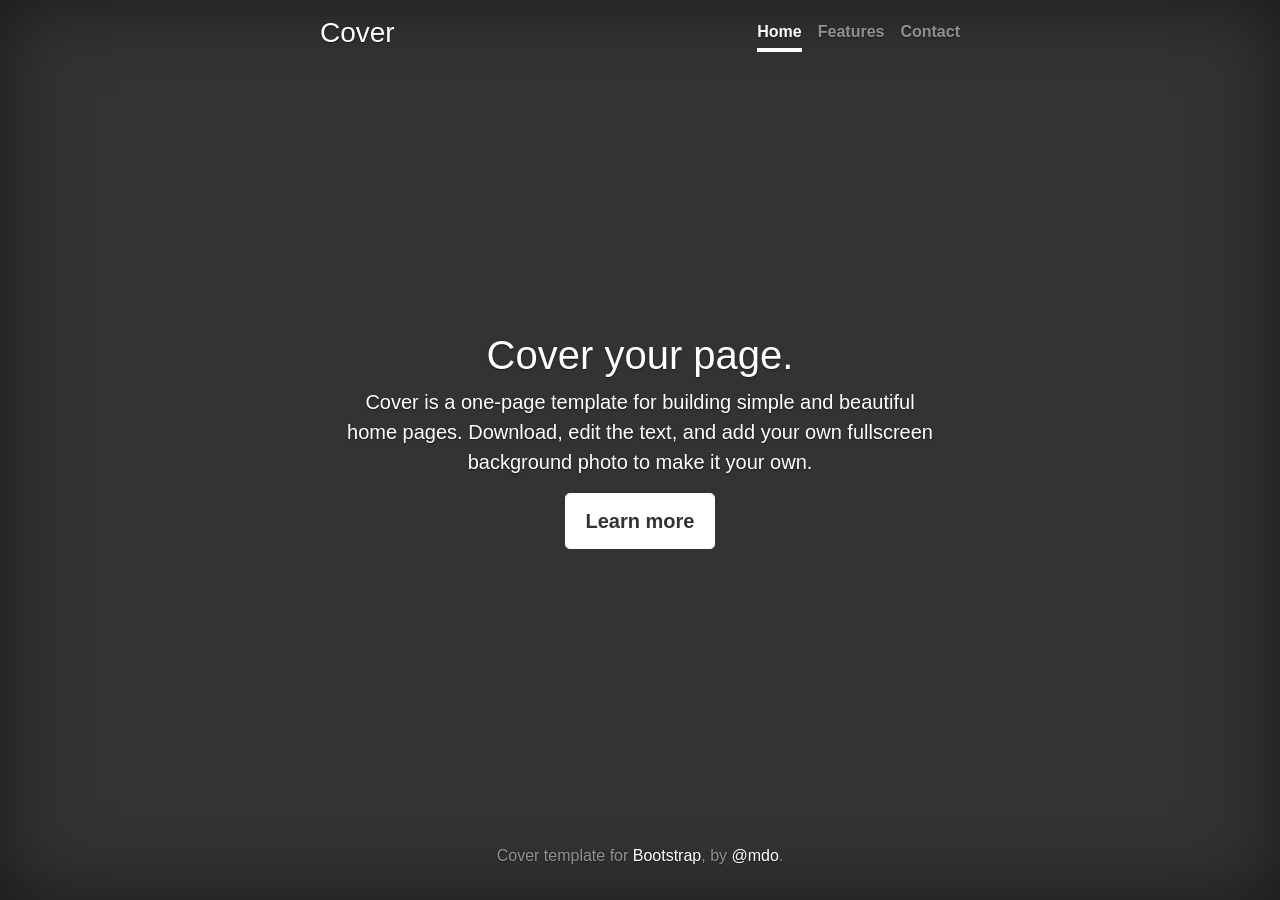
<file: bower_components/bootstrap/docs/4.0/examples/cover/index.html>
<!doctype html>
<html lang="en">
  <head>
    <meta charset="utf-8">
    <meta name="viewport" content="width=device-width, initial-scale=1, shrink-to-fit=no">
    <meta name="description" content="">
    <meta name="author" content="">
    <link rel="icon" href="../../../../favicon.ico">

    <title>Cover Template for Bootstrap</title>

    <!-- Bootstrap core CSS -->
    <link href="../../../../dist/css/bootstrap.min.css" rel="stylesheet">

    <!-- Custom styles for this template -->
    <link href="cover.css" rel="stylesheet">
  </head>

  <body class="text-center">

    <div class="cover-container d-flex h-100 p-3 mx-auto flex-column">
      <header class="masthead mb-auto">
        <div class="inner">
          <h3 class="masthead-brand">Cover</h3>
          <nav class="nav nav-masthead justify-content-center">
            <a class="nav-link active" href="#">Home</a>
            <a class="nav-link" href="#">Features</a>
            <a class="nav-link" href="#">Contact</a>
          </nav>
        </div>
      </header>

      <main role="main" class="inner cover">
        <h1 class="cover-heading">Cover your page.</h1>
        <p class="lead">Cover is a one-page template for building simple and beautiful home pages. Download, edit the text, and add your own fullscreen background photo to make it your own.</p>
        <p class="lead">
          <a href="#" class="btn btn-lg btn-secondary">Learn more</a>
        </p>
      </main>

      <footer class="mastfoot mt-auto">
        <div class="inner">
          <p>Cover template for <a href="https://getbootstrap.com/">Bootstrap</a>, by <a href="https://twitter.com/mdo">@mdo</a>.</p>
        </div>
      </footer>
    </div>


    <!-- Bootstrap core JavaScript
    ================================================== -->
    <!-- Placed at the end of the document so the pages load faster -->
    <script src="https://code.jquery.com/jquery-3.2.1.slim.min.js" integrity="sha384-KJ3o2DKtIkvYIK3UENzmM7KCkRr/rE9/Qpg6aAZGJwFDMVNA/GpGFF93hXpG5KkN" crossorigin="anonymous"></script>
    <script>window.jQuery || document.write('<script src="../../../../assets/js/vendor/jquery-slim.min.js"><\/script>')</script>
    <script src="../../../../assets/js/vendor/popper.min.js"></script>
    <script src="../../../../dist/js/bootstrap.min.js"></script>
  </body>
</html>
</file>
<file: bower_components/bootstrap/docs/4.0/examples/album/album.css>
:root {
  --jumbotron-padding-y: 3rem;
}

.jumbotron {
  padding-top: var(--jumbotron-padding-y);
  padding-bottom: var(--jumbotron-padding-y);
  margin-bottom: 0;
  background-color: #fff;
}
@media (min-width: 768px) {
  .jumbotron {
    padding-top: calc(var(--jumbotron-padding-y) * 2);
    padding-bottom: calc(var(--jumbotron-padding-y) * 2);
  }
}

.jumbotron p:last-child {
  margin-bottom: 0;
}

.jumbotron-heading {
  font-weight: 300;
}

.jumbotron .container {
  max-width: 40rem;
}

footer {
  padding-top: 3rem;
  padding-bottom: 3rem;
}

footer p {
  margin-bottom: .25rem;
}

.box-shadow { box-shadow: 0 .25rem .75rem rgba(0, 0, 0, .05); }
</file>
<file: bower_components/bootstrap/docs/4.0/examples/blog/blog.css>
/* stylelint-disable selector-list-comma-newline-after */

.blog-header {
  line-height: 1;
  border-bottom: 1px solid #e5e5e5;
}

.blog-header-logo {
  font-family: "Playfair Display", Georgia, "Times New Roman", serif;
  font-size: 2.25rem;
}

.blog-header-logo:hover {
  text-decoration: none;
}

h1, h2, h3, h4, h5, h6 {
  font-family: "Playfair Display", Georgia, "Times New Roman", serif;
}

.display-4 {
  font-size: 2.5rem;
}
@media (min-width: 768px) {
  .display-4 {
    font-size: 3rem;
  }
}

.nav-scroller {
  position: relative;
  z-index: 2;
  height: 2.75rem;
  overflow-y: hidden;
}

.nav-scroller .nav {
  display: -webkit-box;
  display: -ms-flexbox;
  display: flex;
  -ms-flex-wrap: nowrap;
  flex-wrap: nowrap;
  padding-bottom: 1rem;
  margin-top: -1px;
  overflow-x: auto;
  text-align: center;
  white-space: nowrap;
  -webkit-overflow-scrolling: touch;
}

.nav-scroller .nav-link {
  padding-top: .75rem;
  padding-bottom: .75rem;
  font-size: .875rem;
}

.card-img-right {
  height: 100%;
  border-radius: 0 3px 3px 0;
}

.flex-auto {
  -ms-flex: 0 0 auto;
  -webkit-box-flex: 0;
  flex: 0 0 auto;
}

.h-250 { height: 250px; }
@media (min-width: 768px) {
  .h-md-250 { height: 250px; }
}

.border-top { border-top: 1px solid #e5e5e5; }
.border-bottom { border-bottom: 1px solid #e5e5e5; }

.box-shadow { box-shadow: 0 .25rem .75rem rgba(0, 0, 0, .05); }

/*
 * Blog name and description
 */
.blog-title {
  margin-bottom: 0;
  font-size: 2rem;
  font-weight: 400;
}
.blog-description {
  font-size: 1.1rem;
  color: #999;
}

@media (min-width: 40em) {
  .blog-title {
    font-size: 3.5rem;
  }
}

/* Pagination */
.blog-pagination {
  margin-bottom: 4rem;
}
.blog-pagination > .btn {
  border-radius: 2rem;
}

/*
 * Blog posts
 */
.blog-post {
  margin-bottom: 4rem;
}
.blog-post-title {
  margin-bottom: .25rem;
  font-size: 2.5rem;
}
.blog-post-meta {
  margin-bottom: 1.25rem;
  color: #999;
}

/*
 * Footer
 */
.blog-footer {
  padding: 2.5rem 0;
  color: #999;
  text-align: center;
  background-color: #f9f9f9;
  border-top: .05rem solid #e5e5e5;
}
.blog-footer p:last-child {
  margin-bottom: 0;
}
</file>
<file: bower_components/bootstrap/docs/4.0/examples/carousel/carousel.css>
/* GLOBAL STYLES
-------------------------------------------------- */
/* Padding below the footer and lighter body text */

body {
  padding-top: 3rem;
  padding-bottom: 3rem;
  color: #5a5a5a;
}


/* CUSTOMIZE THE CAROUSEL
-------------------------------------------------- */

/* Carousel base class */
.carousel {
  margin-bottom: 4rem;
}
/* Since positioning the image, we need to help out the caption */
.carousel-caption {
  bottom: 3rem;
  z-index: 10;
}

/* Declare heights because of positioning of img element */
.carousel-item {
  height: 32rem;
  background-color: #777;
}
.carousel-item > img {
  position: absolute;
  top: 0;
  left: 0;
  min-width: 100%;
  height: 32rem;
}


/* MARKETING CONTENT
-------------------------------------------------- */

/* Center align the text within the three columns below the carousel */
.marketing .col-lg-4 {
  margin-bottom: 1.5rem;
  text-align: center;
}
.marketing h2 {
  font-weight: 400;
}
.marketing .col-lg-4 p {
  margin-right: .75rem;
  margin-left: .75rem;
}


/* Featurettes
------------------------- */

.featurette-divider {
  margin: 5rem 0; /* Space out the Bootstrap <hr> more */
}

/* Thin out the marketing headings */
.featurette-heading {
  font-weight: 300;
  line-height: 1;
  letter-spacing: -.05rem;
}


/* RESPONSIVE CSS
-------------------------------------------------- */

@media (min-width: 40em) {
  /* Bump up size of carousel content */
  .carousel-caption p {
    margin-bottom: 1.25rem;
    font-size: 1.25rem;
    line-height: 1.4;
  }

  .featurette-heading {
    font-size: 50px;
  }
}

@media (min-width: 62em) {
  .featurette-heading {
    margin-top: 7rem;
  }
}
</file>
<file: bower_components/bootstrap/docs/4.0/examples/cover/cover.css>
/*
 * Globals
 */

/* Links */
a,
a:focus,
a:hover {
  color: #fff;
}

/* Custom default button */
.btn-secondary,
.btn-secondary:hover,
.btn-secondary:focus {
  color: #333;
  text-shadow: none; /* Prevent inheritance from `body` */
  background-color: #fff;
  border: .05rem solid #fff;
}


/*
 * Base structure
 */

html,
body {
  height: 100%;
  background-color: #333;
}

body {
  display: -ms-flexbox;
  display: -webkit-box;
  display: flex;
  -ms-flex-pack: center;
  -webkit-box-pack: center;
  justify-content: center;
  color: #fff;
  text-shadow: 0 .05rem .1rem rgba(0, 0, 0, .5);
  box-shadow: inset 0 0 5rem rgba(0, 0, 0, .5);
}

.cover-container {
  max-width: 42em;
}


/*
 * Header
 */
.masthead {
  margin-bottom: 2rem;
}

.masthead-brand {
  margin-bottom: 0;
}

.nav-masthead .nav-link {
  padding: .25rem 0;
  font-weight: 700;
  color: rgba(255, 255, 255, .5);
  background-color: transparent;
  border-bottom: .25rem solid transparent;
}

.nav-masthead .nav-link:hover,
.nav-masthead .nav-link:focus {
  border-bottom-color: rgba(255, 255, 255, .25);
}

.nav-masthead .nav-link + .nav-link {
  margin-left: 1rem;
}

.nav-masthead .active {
  color: #fff;
  border-bottom-color: #fff;
}

@media (min-width: 48em) {
  .masthead-brand {
    float: left;
  }
  .nav-masthead {
    float: right;
  }
}


/*
 * Cover
 */
.cover {
  padding: 0 1.5rem;
}
.cover .btn-lg {
  padding: .75rem 1.25rem;
  font-weight: 700;
}


/*
 * Footer
 */
.mastfoot {
  color: rgba(255, 255, 255, .5);
}
</file>
<file: bower_components/bootstrap/js/tests/vendor/qunit.css>
/*!
 * QUnit 2.4.1
 * https://qunitjs.com/
 *
 * Copyright jQuery Foundation and other contributors
 * Released under the MIT license
 * https://jquery.org/license
 *
 * Date: 2017-10-22T05:12Z
 */

/** Font Family and Sizes */

#qunit-tests, #qunit-header, #qunit-banner, #qunit-testrunner-toolbar, #qunit-filteredTest, #qunit-userAgent, #qunit-testresult {
	font-family: "Helvetica Neue Light", "HelveticaNeue-Light", "Helvetica Neue", Calibri, Helvetica, Arial, sans-serif;
}

#qunit-testrunner-toolbar, #qunit-filteredTest, #qunit-userAgent, #qunit-testresult, #qunit-tests li { font-size: small; }
#qunit-tests { font-size: smaller; }


/** Resets */

#qunit-tests, #qunit-header, #qunit-banner, #qunit-filteredTest, #qunit-userAgent, #qunit-testresult, #qunit-modulefilter {
	margin: 0;
	padding: 0;
}


/** Header (excluding toolbar) */

#qunit-header {
	padding: 0.5em 0 0.5em 1em;

	color: #8699A4;
	background-color: #0D3349;

	font-size: 1.5em;
	line-height: 1em;
	font-weight: 400;

	border-radius: 5px 5px 0 0;
}

#qunit-header a {
	text-decoration: none;
	color: #C2CCD1;
}

#qunit-header a:hover,
#qunit-header a:focus {
	color: #FFF;
}

#qunit-banner {
	height: 5px;
}

#qunit-filteredTest {
	padding: 0.5em 1em 0.5em 1em;
	color: #366097;
	background-color: #F4FF77;
}

#qunit-userAgent {
	padding: 0.5em 1em 0.5em 1em;
	color: #FFF;
	background-color: #2B81AF;
	text-shadow: rgba(0, 0, 0, 0.5) 2px 2px 1px;
}


/** Toolbar */

#qunit-testrunner-toolbar {
	padding: 0.5em 1em 0.5em 1em;
	color: #5E740B;
	background-color: #EEE;
}

#qunit-testrunner-toolbar .clearfix {
	height: 0;
	clear: both;
}

#qunit-testrunner-toolbar label {
	display: inline-block;
}

#qunit-testrunner-toolbar input[type=checkbox],
#qunit-testrunner-toolbar input[type=radio] {
	margin: 3px;
	vertical-align: -2px;
}

#qunit-testrunner-toolbar input[type=text] {
	box-sizing: border-box;
	height: 1.6em;
}

.qunit-url-config,
.qunit-filter,
#qunit-modulefilter {
	display: inline-block;
	line-height: 2.1em;
}

.qunit-filter,
#qunit-modulefilter {
	float: right;
	position: relative;
	margin-left: 1em;
}

.qunit-url-config label {
	margin-right: 0.5em;
}

#qunit-modulefilter-search {
	box-sizing: border-box;
	width: 400px;
}

#qunit-modulefilter-search-container:after {
	position: absolute;
	right: 0.3em;
	content: "\25bc";
	color: black;
}

#qunit-modulefilter-dropdown {
	/* align with #qunit-modulefilter-search */
	box-sizing: border-box;
	width: 400px;
	position: absolute;
	right: 0;
	top: 50%;
	margin-top: 0.8em;

	border: 1px solid #D3D3D3;
	border-top: none;
	border-radius: 0 0 .25em .25em;
	color: #000;
	background-color: #F5F5F5;
	z-index: 99;
}

#qunit-modulefilter-dropdown a {
	color: inherit;
	text-decoration: none;
}

#qunit-modulefilter-dropdown .clickable.checked {
	font-weight: bold;
	color: #000;
	background-color: #D2E0E6;
}

#qunit-modulefilter-dropdown .clickable:hover {
	color: #FFF;
	background-color: #0D3349;
}

#qunit-modulefilter-actions {
	display: block;
	overflow: auto;

	/* align with #qunit-modulefilter-dropdown-list */
	font: smaller/1.5em sans-serif;
}

#qunit-modulefilter-dropdown #qunit-modulefilter-actions > * {
	box-sizing: border-box;
	max-height: 2.8em;
	display: block;
	padding: 0.4em;
}

#qunit-modulefilter-dropdown #qunit-modulefilter-actions > button {
	float: right;
	font: inherit;
}

#qunit-modulefilter-dropdown #qunit-modulefilter-actions > :last-child {
	/* insert padding to align with checkbox margins */
	padding-left: 3px;
}

#qunit-modulefilter-dropdown-list {
	max-height: 200px;
	overflow-y: auto;
	margin: 0;
	border-top: 2px groove threedhighlight;
	padding: 0.4em 0 0;
	font: smaller/1.5em sans-serif;
}

#qunit-modulefilter-dropdown-list li {
	white-space: nowrap;
	overflow: hidden;
	text-overflow: ellipsis;
}

#qunit-modulefilter-dropdown-list .clickable {
	display: block;
	padding-left: 0.15em;
}


/** Tests: Pass/Fail */

#qunit-tests {
	list-style-position: inside;
}

#qunit-tests li {
	padding: 0.4em 1em 0.4em 1em;
	border-bottom: 1px solid #FFF;
	list-style-position: inside;
}

#qunit-tests > li {
	display: none;
}

#qunit-tests li.running,
#qunit-tests li.pass,
#qunit-tests li.fail,
#qunit-tests li.skipped,
#qunit-tests li.aborted {
	display: list-item;
}

#qunit-tests.hidepass {
	position: relative;
}

#qunit-tests.hidepass li.running,
#qunit-tests.hidepass li.pass:not(.todo) {
	visibility: hidden;
	position: absolute;
	width:   0;
	height:  0;
	padding: 0;
	border:  0;
	margin:  0;
}

#qunit-tests li strong {
	cursor: pointer;
}

#qunit-tests li.skipped strong {
	cursor: default;
}

#qunit-tests li a {
	padding: 0.5em;
	color: #C2CCD1;
	text-decoration: none;
}

#qunit-tests li p a {
	padding: 0.25em;
	color: #6B6464;
}
#qunit-tests li a:hover,
#qunit-tests li a:focus {
	color: #000;
}

#qunit-tests li .runtime {
	float: right;
	font-size: smaller;
}

.qunit-assert-list {
	margin-top: 0.5em;
	padding: 0.5em;

	background-color: #FFF;

	border-radius: 5px;
}

.qunit-source {
	margin: 0.6em 0 0.3em;
}

.qunit-collapsed {
	display: none;
}

#qunit-tests table {
	border-collapse: collapse;
	margin-top: 0.2em;
}

#qunit-tests th {
	text-align: right;
	vertical-align: top;
	padding: 0 0.5em 0 0;
}

#qunit-tests td {
	vertical-align: top;
}

#qunit-tests pre {
	margin: 0;
	white-space: pre-wrap;
	word-wrap: break-word;
}

#qunit-tests del {
	color: #374E0C;
	background-color: #E0F2BE;
	text-decoration: none;
}

#qunit-tests ins {
	color: #500;
	background-color: #FFCACA;
	text-decoration: none;
}

/*** Test Counts */

#qunit-tests b.counts                       { color: #000; }
#qunit-tests b.passed                       { color: #5E740B; }
#qunit-tests b.failed                       { color: #710909; }

#qunit-tests li li {
	padding: 5px;
	background-color: #FFF;
	border-bottom: none;
	list-style-position: inside;
}

/*** Passing Styles */

#qunit-tests li li.pass {
	color: #3C510C;
	background-color: #FFF;
	border-left: 10px solid #C6E746;
}

#qunit-tests .pass                          { color: #528CE0; background-color: #D2E0E6; }
#qunit-tests .pass .test-name               { color: #366097; }

#qunit-tests .pass .test-actual,
#qunit-tests .pass .test-expected           { color: #999; }

#qunit-banner.qunit-pass                    { background-color: #C6E746; }

/*** Failing Styles */

#qunit-tests li li.fail {
	color: #710909;
	background-color: #FFF;
	border-left: 10px solid #EE5757;
	white-space: pre;
}

#qunit-tests > li:last-child {
	border-radius: 0 0 5px 5px;
}

#qunit-tests .fail                          { color: #000; background-color: #EE5757; }
#qunit-tests .fail .test-name,
#qunit-tests .fail .module-name             { color: #000; }

#qunit-tests .fail .test-actual             { color: #EE5757; }
#qunit-tests .fail .test-expected           { color: #008000; }

#qunit-banner.qunit-fail                    { background-color: #EE5757; }


/*** Aborted tests */
#qunit-tests .aborted { color: #000; background-color: orange; }
/*** Skipped tests */

#qunit-tests .skipped {
	background-color: #EBECE9;
}

#qunit-tests .qunit-todo-label,
#qunit-tests .qunit-skipped-label {
	background-color: #F4FF77;
	display: inline-block;
	font-style: normal;
	color: #366097;
	line-height: 1.8em;
	padding: 0 0.5em;
	margin: -0.4em 0.4em -0.4em 0;
}

#qunit-tests .qunit-todo-label {
	background-color: #EEE;
}

/** Result */

#qunit-testresult {
	color: #2B81AF;
	background-color: #D2E0E6;

	border-bottom: 1px solid #FFF;
}
#qunit-testresult .clearfix {
	height: 0;
	clear: both;
}
#qunit-testresult .module-name {
	font-weight: 700;
}
#qunit-testresult-display {
	padding: 0.5em 1em 0.5em 1em;
	width: 85%;
	float:left;
}
#qunit-testresult-controls {
	padding: 0.5em 1em 0.5em 1em;
  width: 10%;
	float:left;
}

/** Fixture */

#qunit-fixture {
	position: absolute;
	top: -10000px;
	left: -10000px;
	width: 1000px;
	height: 1000px;
}
</file>
